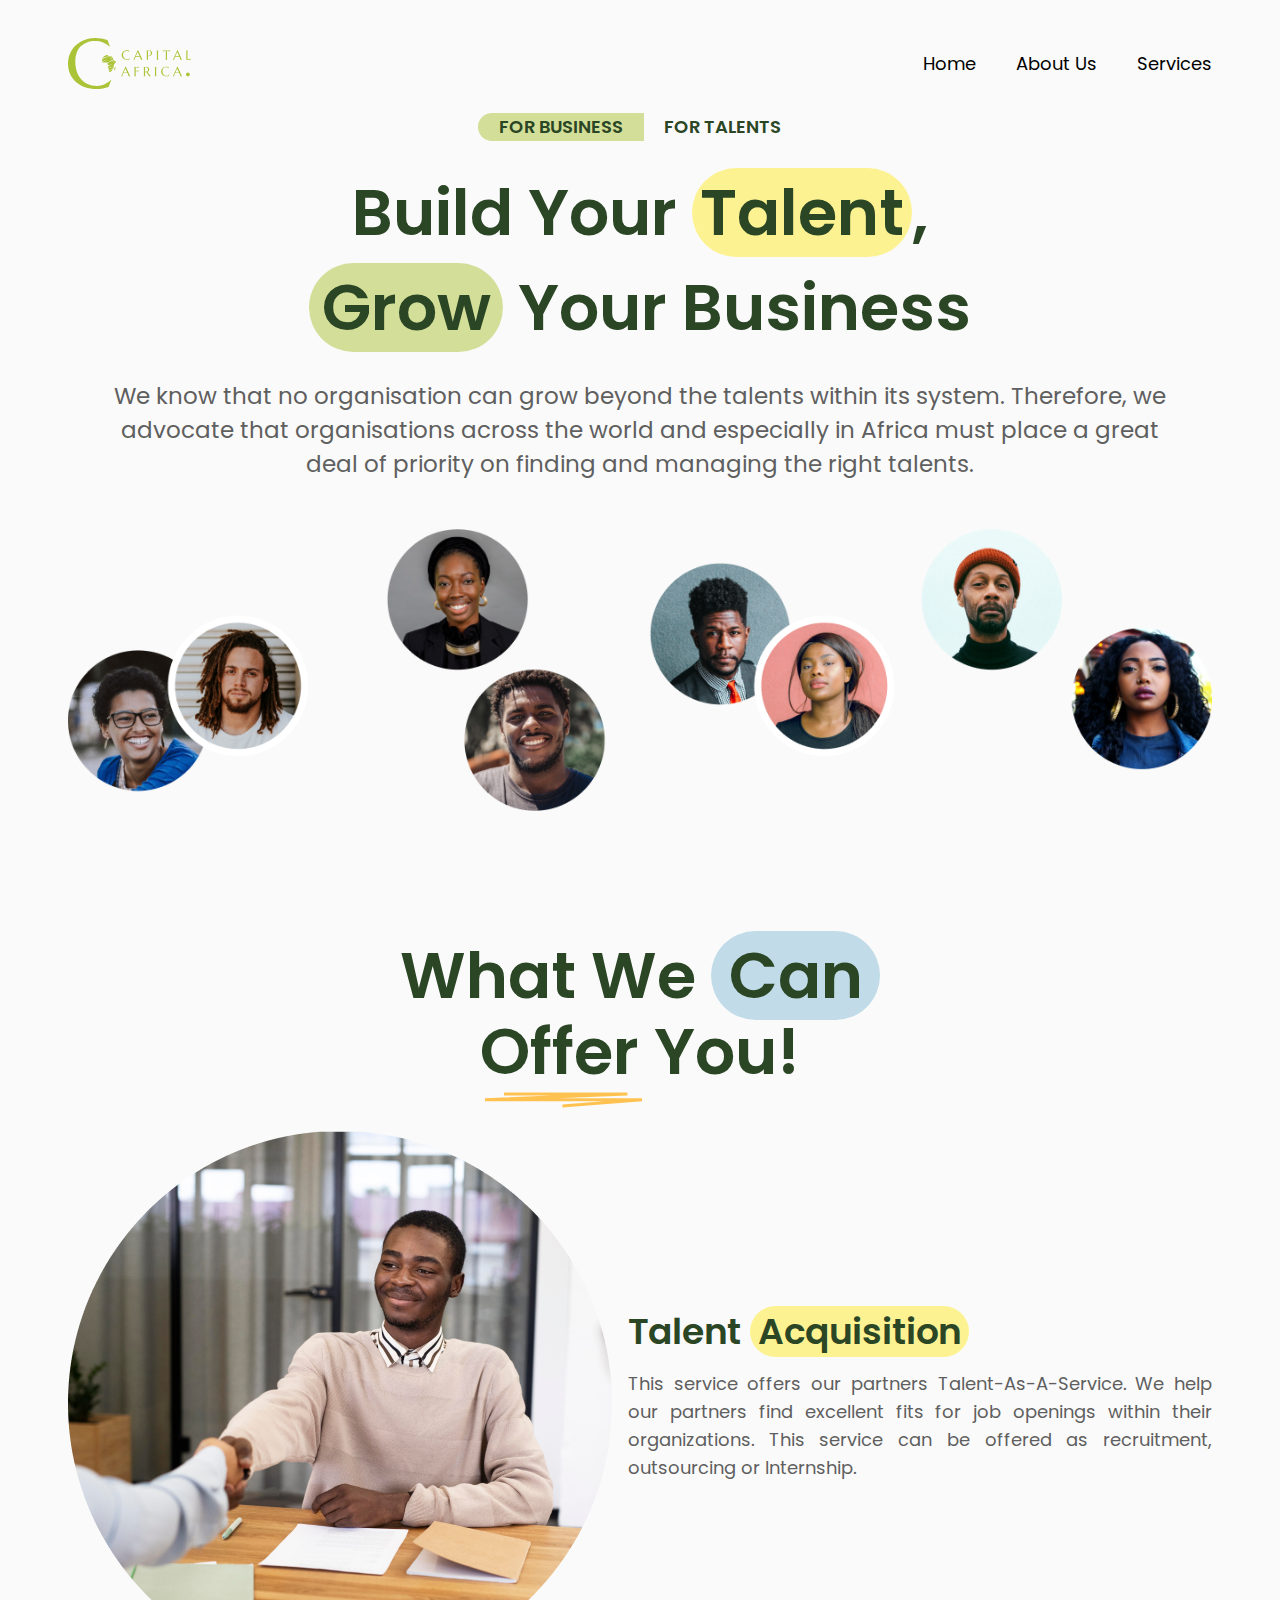
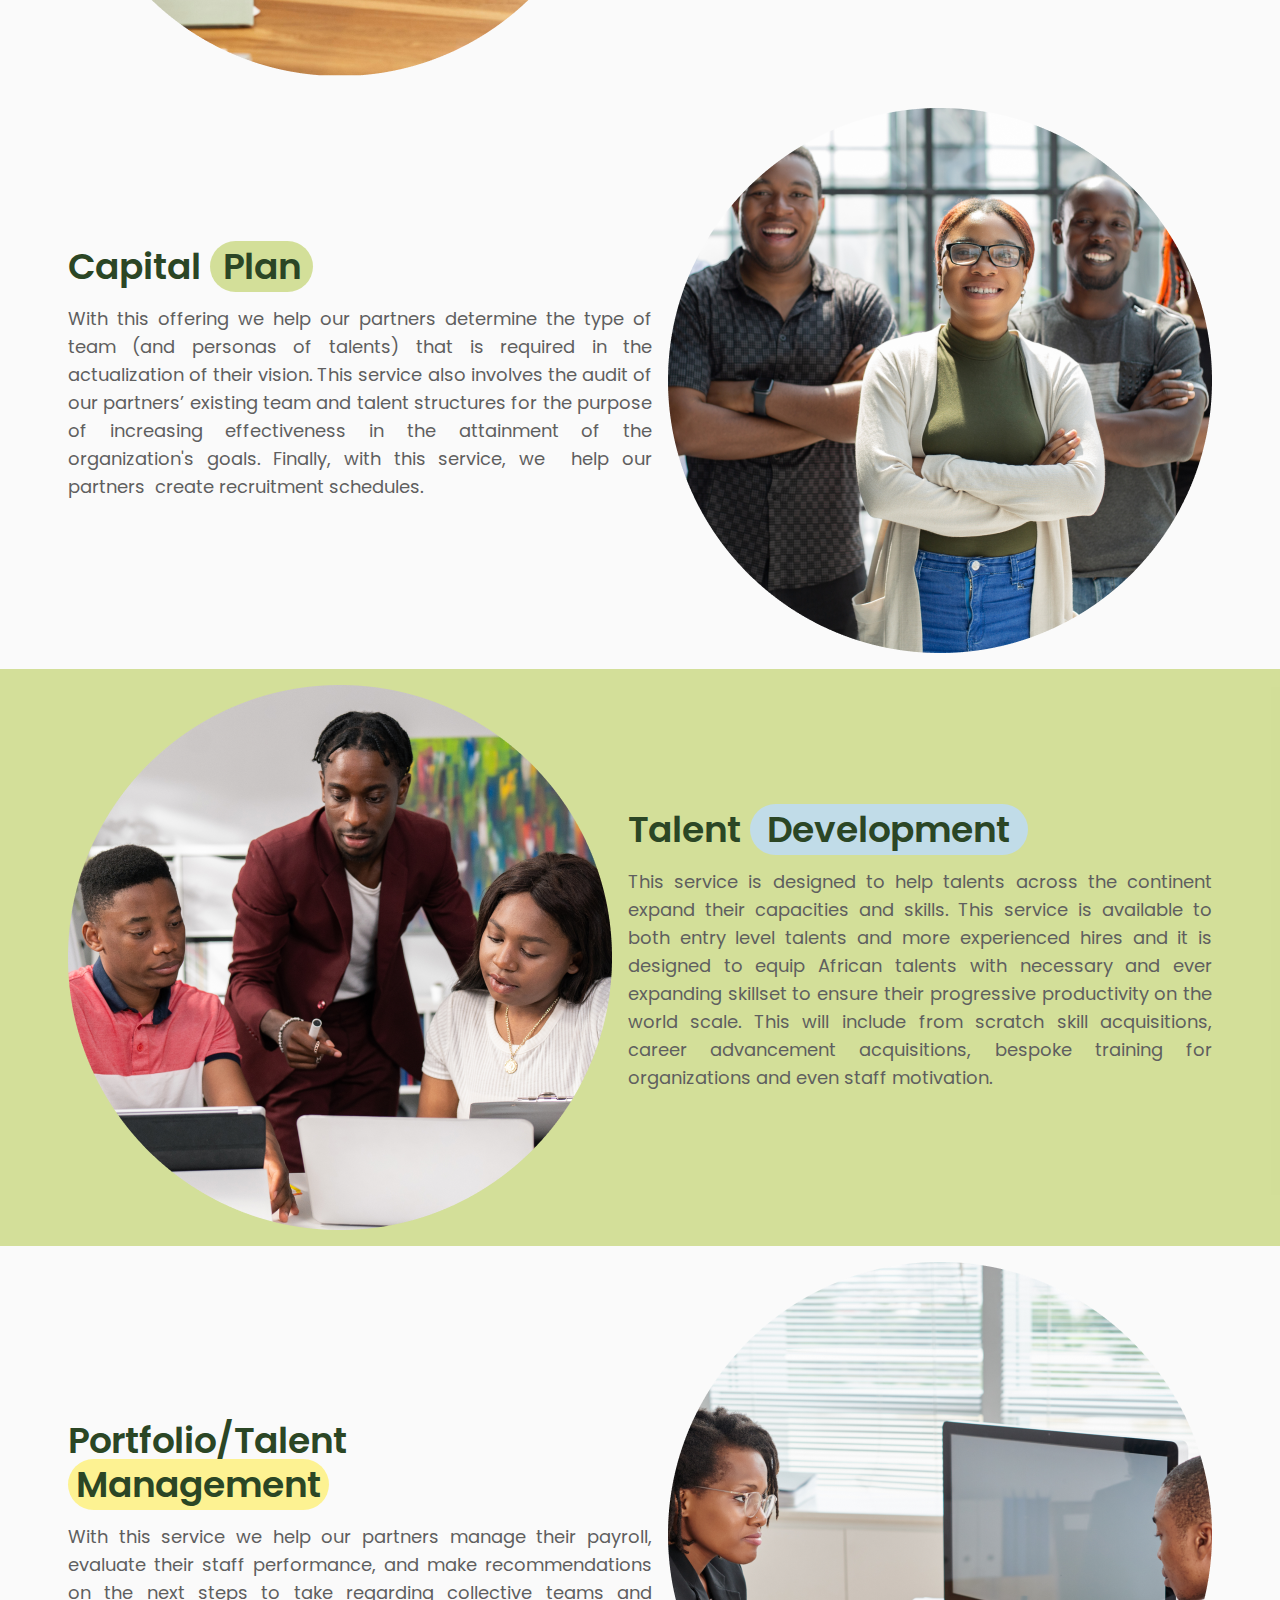
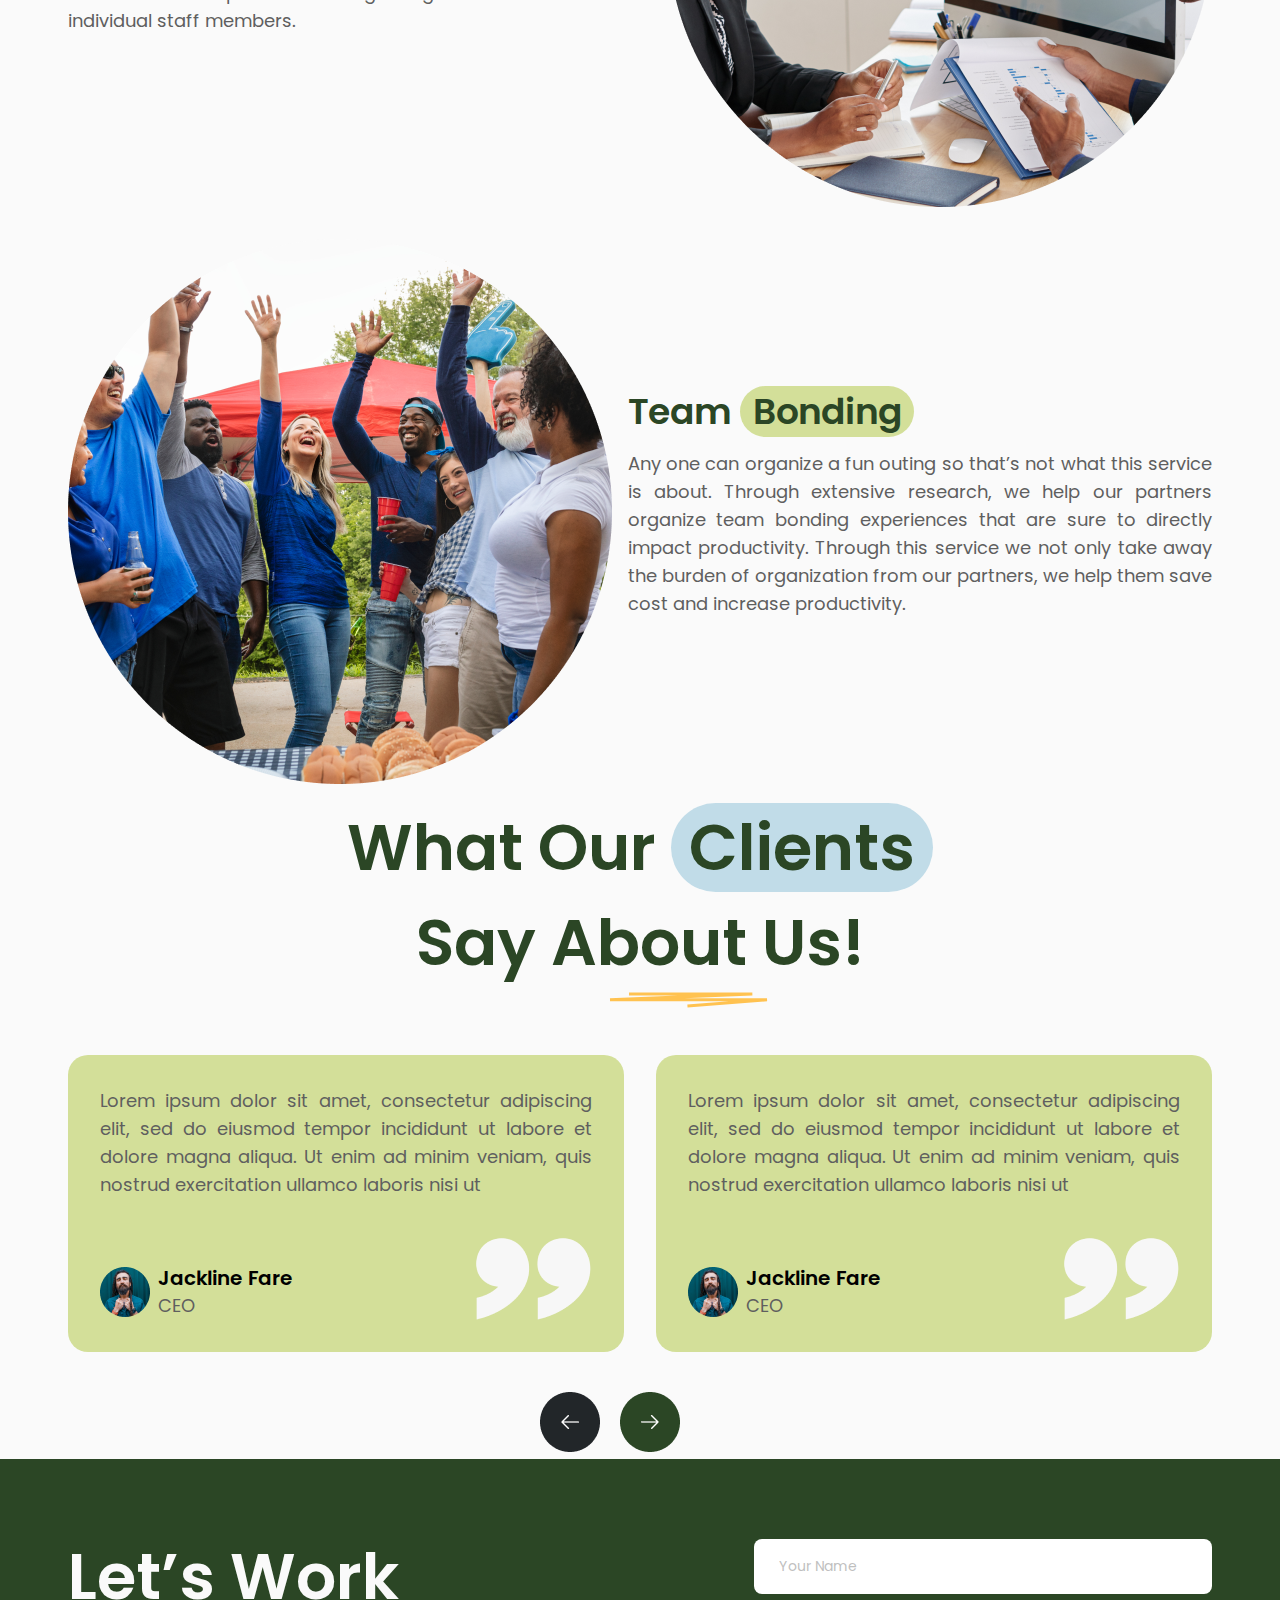
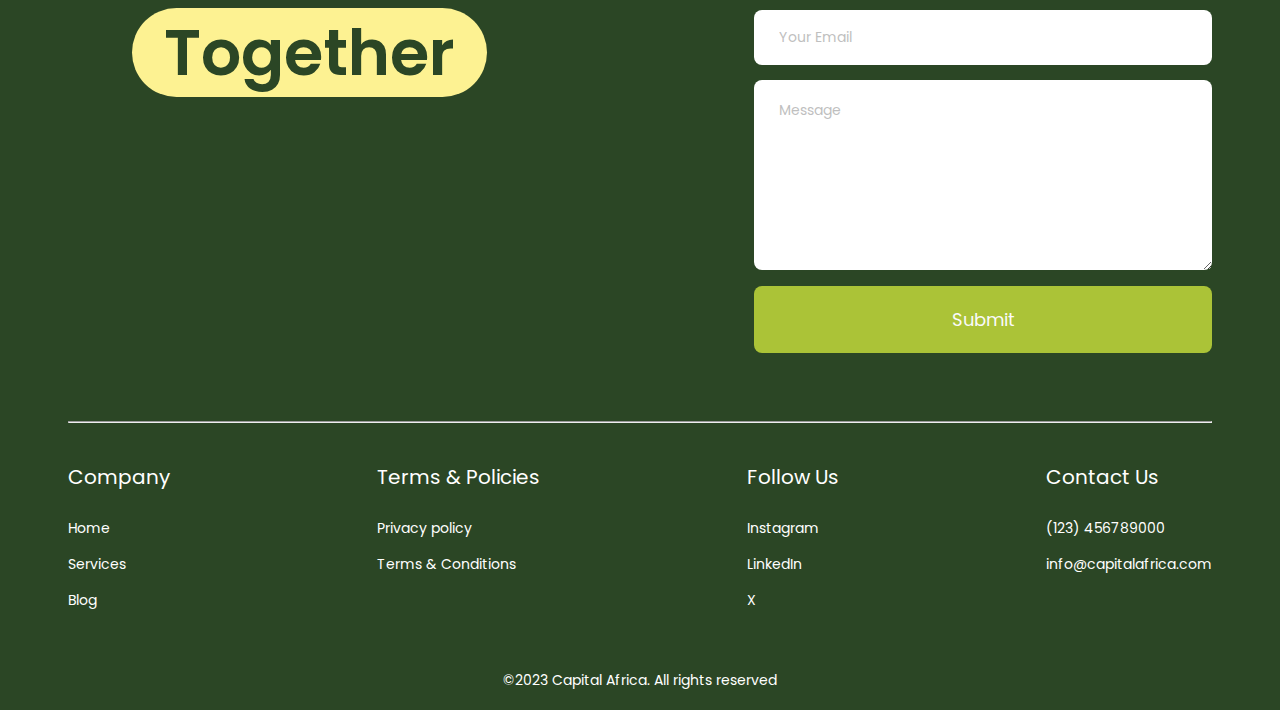
<file: index.html>
<!DOCTYPE html>
<html lang="en">
  <head>
    <meta charset="UTF-8" />
    <meta name="viewport" content="width=device-width, initial-scale=1.0" />
    <link rel="stylesheet" href="styles.css" />
    <link rel="preconnect" href="https://fonts.googleapis.com" />
    <link rel="preconnect" href="https://fonts.gstatic.com" crossorigin />
    <link
      href="https://fonts.googleapis.com/css2?family=Poppins:wght@300;400;500;600;700;800&display=swap"
      rel="stylesheet"
    />
    <title>Capital Africa</title>
  </head>
  <body>
    <section class="first-container">
      <div class="first-hold">
        <header>
          <img src="images/Logo.svg" alt="" />
          <nav>
            <a href="">Home</a>
            <a href="">About Us</a>
            <a href="">Services</a>
          </nav>
        </header>
        <div class="hero-select">
          <a href="" class="heroI">FOR BUSINESS</a>
          <a href="Talent.html" class="heroII">FOR TALENTS</a>
        </div>
        <div class="first-content">
          <h1>
            Build Your <span class="yellow-bcg">Talent</span>,
            <span class="green-bcg">Grow</span> Your Business
          </h1>
          <h4>
            We know that no organisation can grow beyond the talents within its
            system. Therefore, we advocate that organisations across the world
            and especially in Africa must place a great deal of priority on
            finding and managing the right talents.
          </h4>
          <div class="hero-images">
            <img src="images/hero-img.png" alt="" width="100%" />
          </div>
        </div>
      </div>
    </section>
    <!-- SECOND CONTAINER -->
    <section class="second-container">
      <div class="second-hold">
        <div class="second-header">
          <h1>What We <span class="light-bluc-bcg">Can</span> Offer You!</h1>
          <img src="images/header2under.svg" alt="" />
        </div>
        <div class="second-infos">
          <div class="second-flex">
            <img src="images/TA.png" alt="Talent Acquisition" max-width="80%" />
            <div class="paragraphs">
              <h2>Talent <span class="yellow-bcg">Acquisition</span></h2>
              <p>
                This service offers our partners Talent-As-A-Service. We help
                our partners find excellent fits for job openings within their
                organizations. This service can be offered as recruitment,
                outsourcing or Internship.
              </p>
            </div>
          </div>
          <div class="second-flex">
            <div class="paragraphs">
              <h2>Capital <span class="green-bcg">Plan</span></h2>
              <p>
                With this offering we help our partners determine the type of
                team (and personas of talents) that is required in the
                actualization of their vision. This service also involves the
                audit of our partners’ existing team and talent structures
                for the purpose of increasing effectiveness in the attainment of
                the organization's goals. Finally, with this service, we  help
                our partners  create recruitment schedules.
              </p>
            </div>
            <img src="images/CP.png" alt="Talent Acquisition" max-width="80%" />
          </div>
          <div class="bcg-extra">
            <div class="second-flex">
              <img
                src="images/TD.png"
                alt="Talent Acquisition"
                max-width="80%"
              />
              <div class="paragraphs">
                <h2>Talent <span class="light-bluc-bcg">Development</span></h2>
                <p>
                  This service is designed to help talents across the continent
                  expand their capacities and skills. This service is available
                  to both entry level talents and more experienced hires and it
                  is designed to equip African talents with necessary and ever
                  expanding skillset to ensure their progressive productivity on
                  the world scale. This will include from scratch skill
                  acquisitions, career advancement acquisitions, bespoke
                  training for organizations and even staff motivation.
                </p>
              </div>
            </div>
          </div>
          <div class="second-flex">
            <div class="paragraphs">
              <h2>
                Portfolio/Talent <br /><span class="yellow-bcg"
                  >Management</span
                >
              </h2>
              <p>
                With this service we help our partners manage their payroll,
                evaluate their staff performance, and make recommendations on
                the next steps to take regarding collective teams and individual
                staff members.
              </p>
            </div>
            <img
              src="images/PTM.png"
              alt="Talent Acquisition"
              max-width="80%"
            />
          </div>
          <div class="second-flex">
            <img src="images/TB.png" alt="Talent Acquisition" max-width="80%" />
            <div class="paragraphs">
              <h2>Team <span class="green-bcg">Bonding</span></h2>
              <p>
                Any one can organize a fun outing so that’s not what this
                service is about. Through extensive research, we help our
                partners organize team bonding experiences that are sure to
                directly impact productivity. Through this service we not only
                take away the burden of organization from our partners, we help
                them save cost and increase productivity.
              </p>
            </div>
          </div>
        </div>
      </div>
    </section>
    <div class="third-container">
      <div class="third-hold">
        <div class="second-header for-thirdd">
          <h1>
            What Our <span class="light-bluc-bcg">Clients</span> Say About Us!
          </h1>
          <img src="images/header2under.svg" alt="" />
        </div>

        <div class="for-clients">
          <div class="more-clients">
            <div class="clients">
              <div class="client-component">
                <p>
                  Lorem ipsum dolor sit amet, consectetur adipiscing elit, sed
                  do eiusmod tempor incididunt ut labore et dolore magna aliqua.
                  Ut enim ad minim veniam, quis nostrud exercitation ullamco
                  laboris nisi ut
                </p>
                <div class="client-info">
                  <div class="client-infos">
                    <img src="images/client-img.png" alt="" />
                    <div class="details">
                      <h5>Jackline Fare</h5>
                      <p>CEO</p>
                    </div>
                  </div>
                  <img src="images/inverted-comma.png" alt="" />
                </div>
              </div>
            </div>
            <div class="clients">
              <p>
                Lorem ipsum dolor sit amet, consectetur adipiscing elit, sed do
                eiusmod tempor incididunt ut labore et dolore magna aliqua. Ut
                enim ad minim veniam, quis nostrud exercitation ullamco laboris
                nisi ut
              </p>
              <div class="client-info">
                <div class="client-infos">
                  <img src="images/client-img.png" alt="" />
                  <div class="details">
                    <h5>Jackline Fare</h5>
                    <p>CEO</p>
                  </div>
                </div>
                <img src="images/inverted-comma.png" alt="" />
              </div>
            </div>
          </div>
        </div>
        <div class="navigator">
          <img src="images/left.png" alt="" />
          <img src="images/right.png" alt="" />
        </div>
      </div>
    </div>
  </body>
  <footer>
    <div class="footer-hold">
      <div class="for-sign-up">
        <div class="work-together">
          <h1>Let’s Work <br /><span class="yellow-bcg">Together</span></h1>
          <form action="">
            <input type="text" placeholder="Your Name" />
            <input type="text" placeholder="Your Email" />
            <textarea
              name=""
              placeholder="Message"
              id=""
              cols="30"
              rows="10"
            ></textarea>
            <button>Submit</button>
          </form>
        </div>
        <hr />
        <div class="extra-info">
          <div class="extra-infos">
            <h5>Company</h5>
            <div class="about">
              <p>Home</p>
              <p>Services</p>
              <p>Blog</p>
            </div>
          </div>
          <div class="extra-infos">
            <h5>Terms & Policies</h5>
            <div class="about">
              <p>Privacy policy</p>
              <p>Terms & Conditions</p>
            </div>
          </div>
          <div class="extra-infos">
            <h5>Follow Us</h5>
            <div class="about">
              <a href="">Instagram</a>
              <a href="">LinkedIn</a>
              <a href="">X</a>
            </div>
          </div>
          <div class="extra-infos">
            <h5>Contact Us</h5>
            <div class="about">
              <a href="">(123) 456789000</a>
              <a href="">info@capitalafrica.com</a>
            </div>
          </div>
        </div>
        <div class="closing">
          <p>©2023 Capital Africa. All rights reserved</p>
        </div>
      </div>
    </div>
  </footer>
</html>
</file>
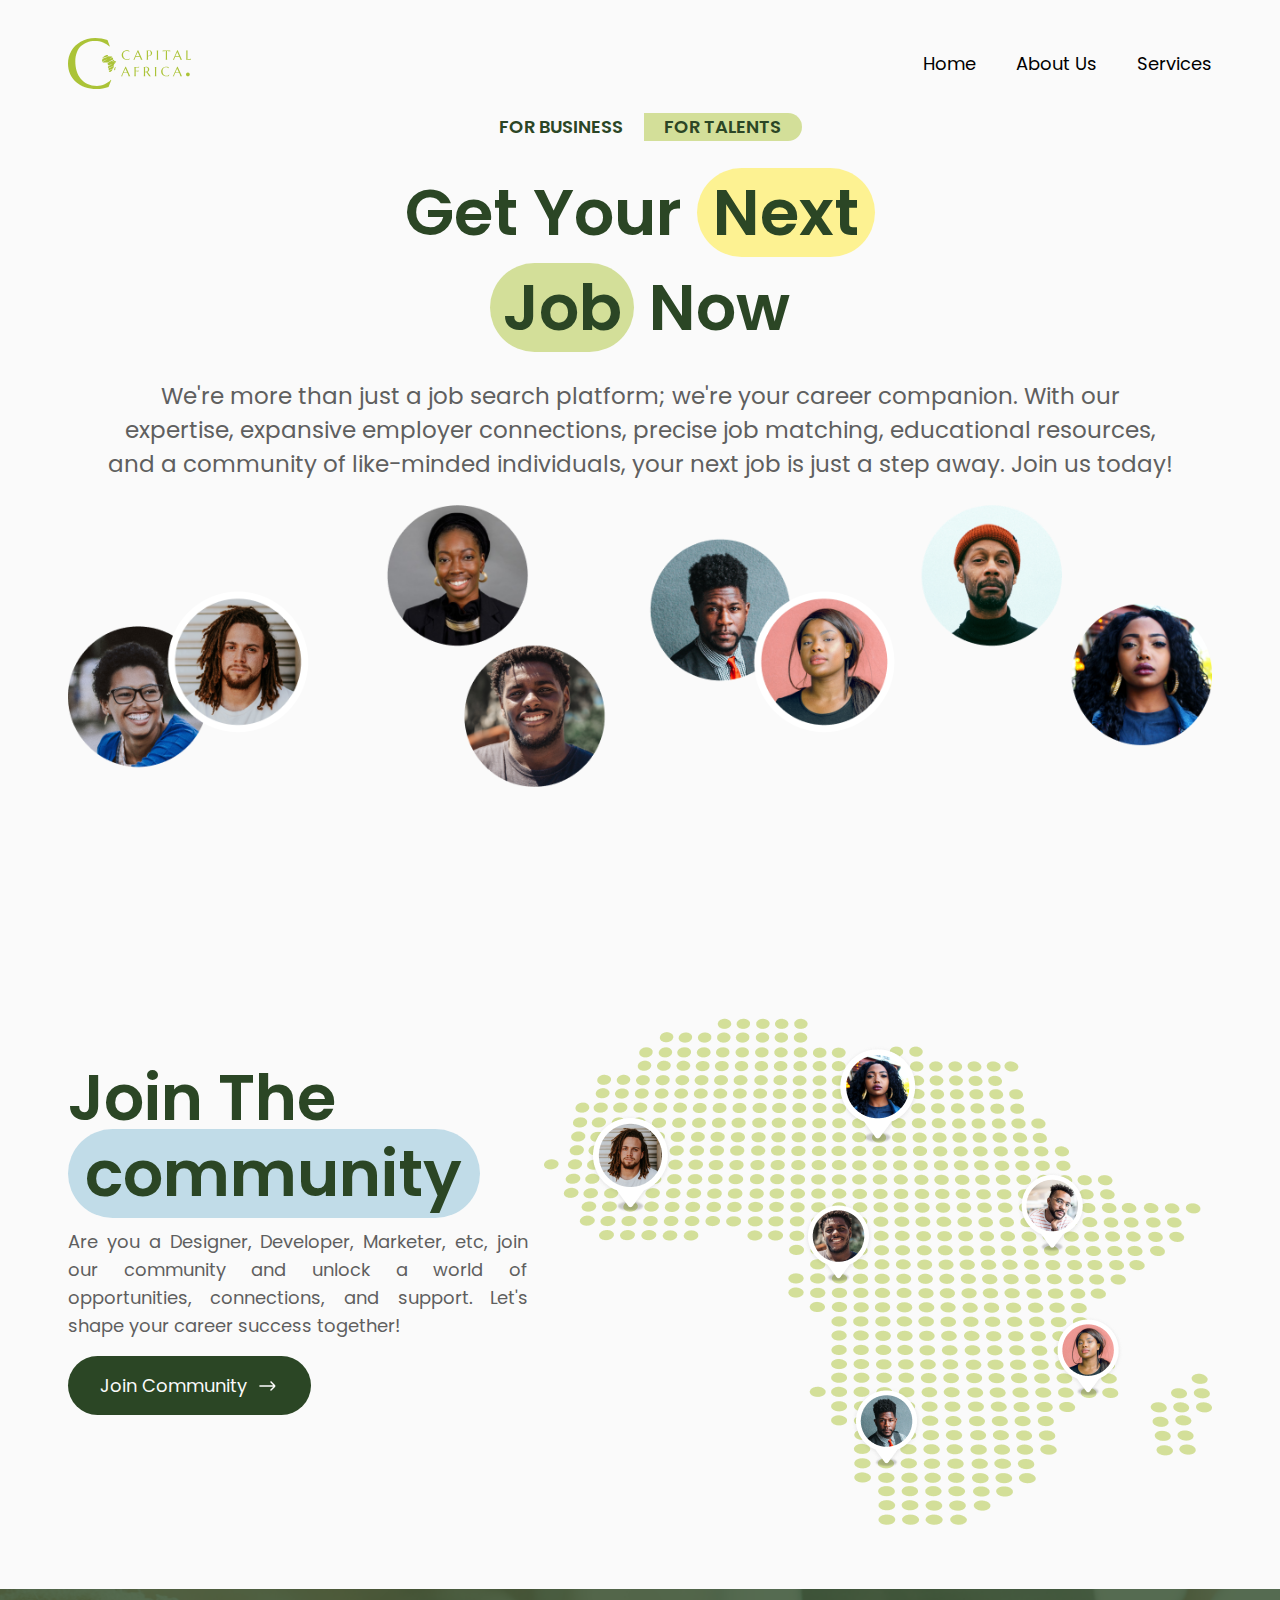
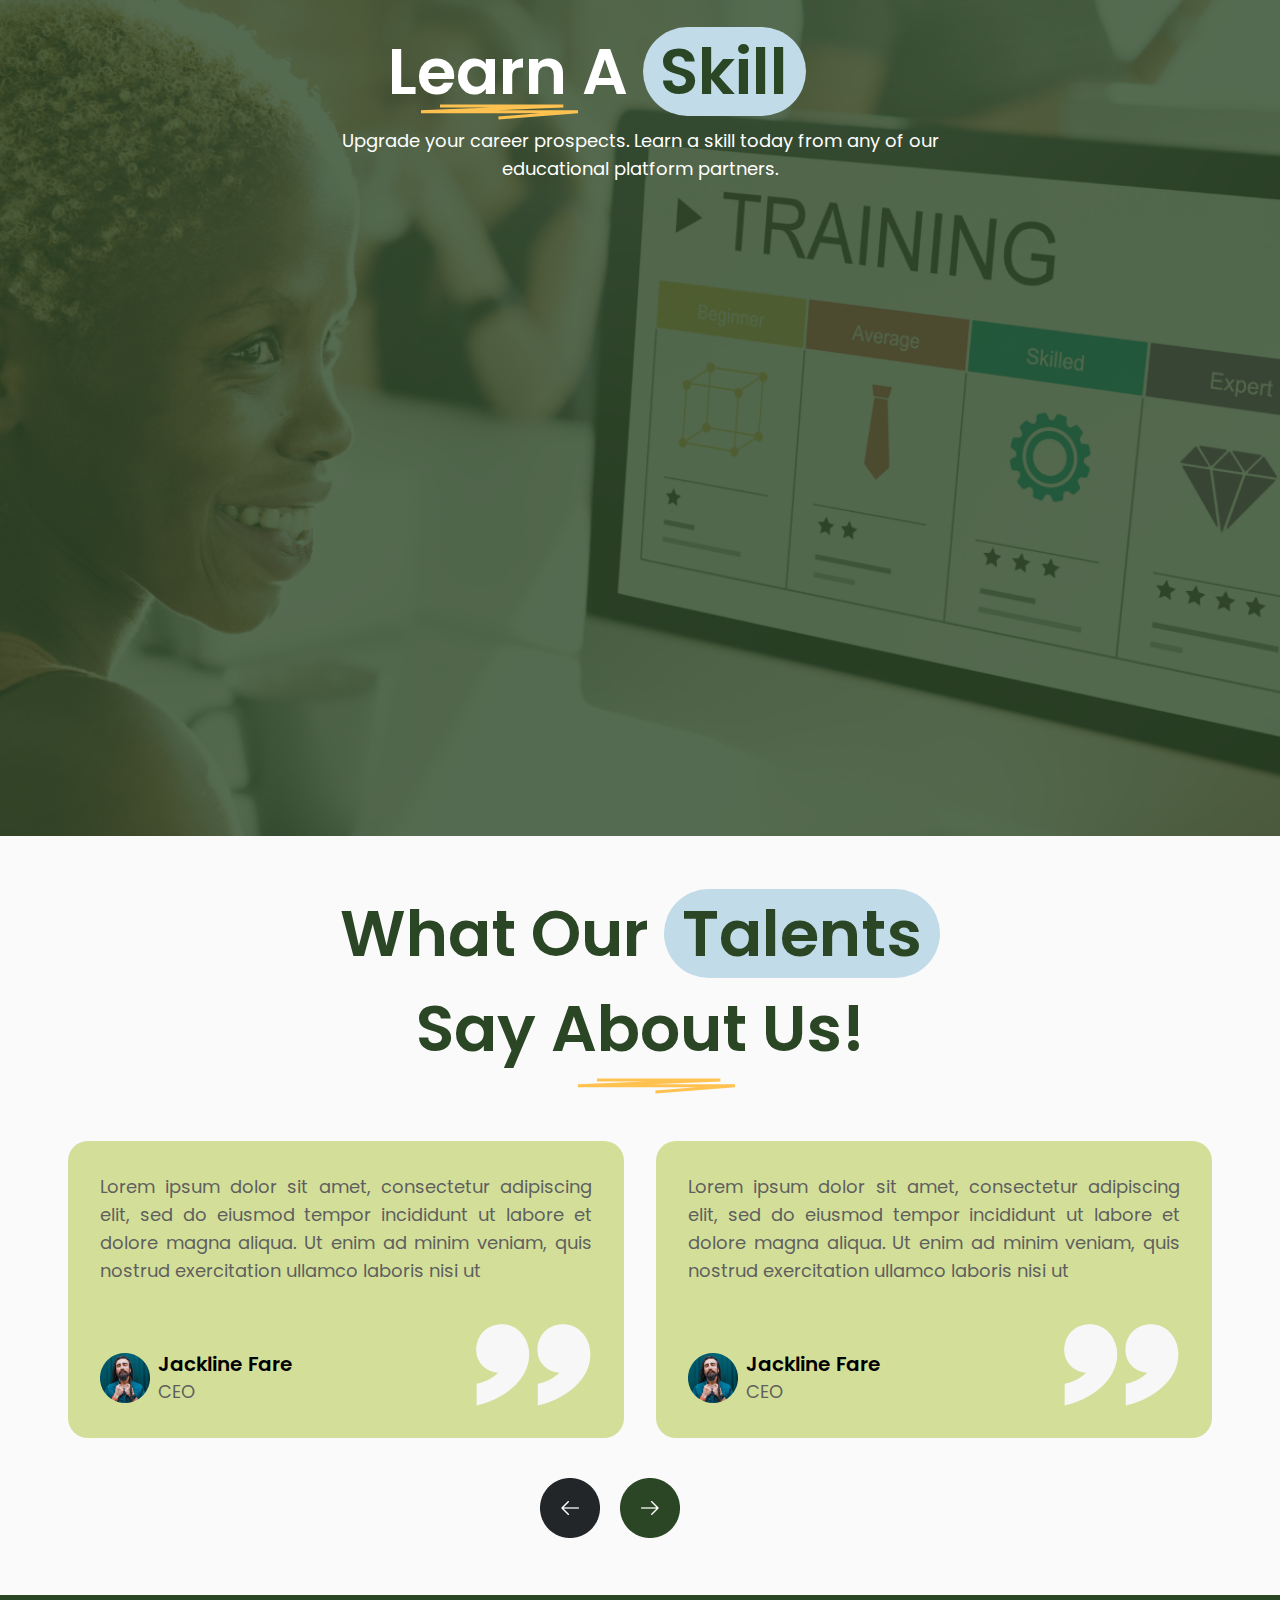
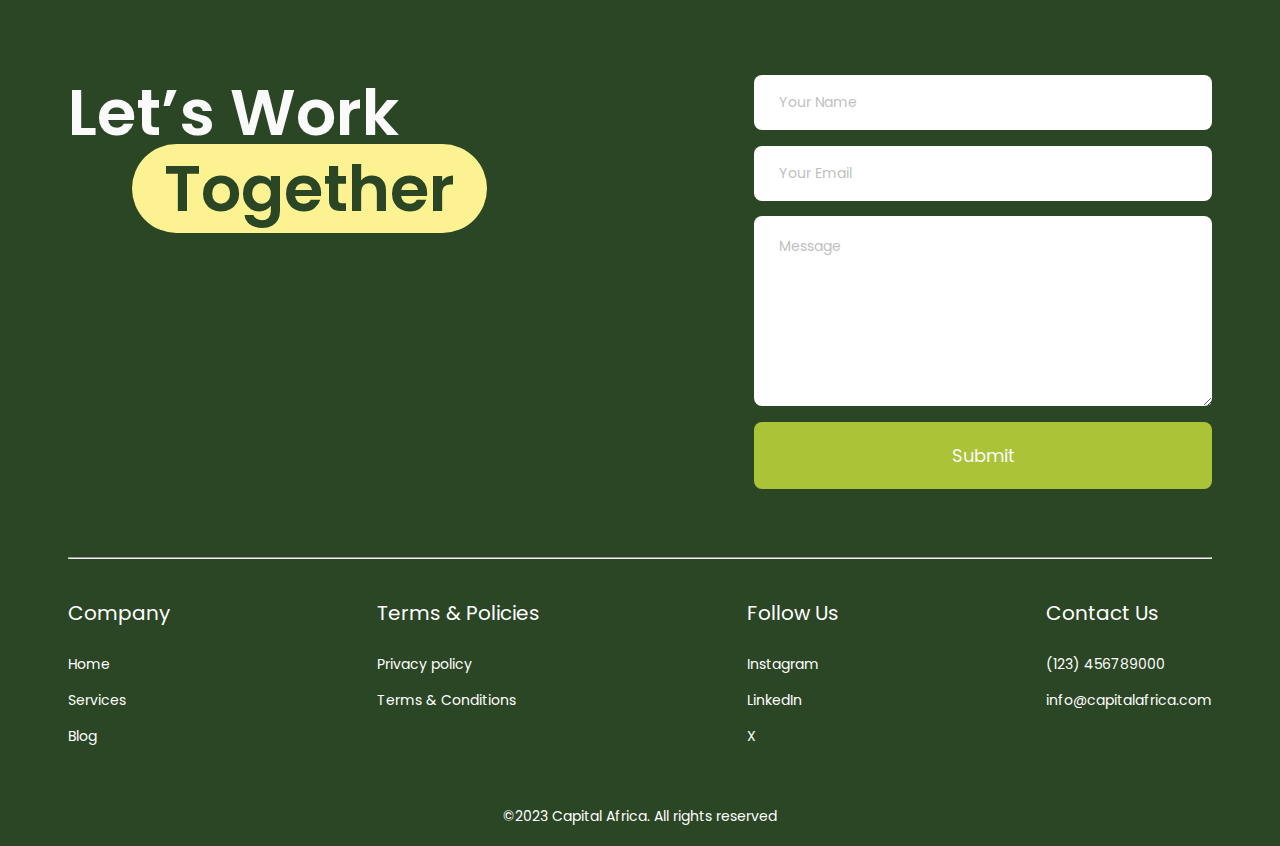
<file: Talent.html>
<!DOCTYPE html>
<html lang="en">
  <head>
    <meta charset="UTF-8" />
    <meta name="viewport" content="width=device-width, initial-scale=1.0" />
    <link rel="stylesheet" href="talent.css" />
    <link rel="preconnect" href="https://fonts.googleapis.com" />
    <link rel="preconnect" href="https://fonts.gstatic.com" crossorigin />
    <link
      href="https://fonts.googleapis.com/css2?family=Poppins:wght@300;400;500;600;700;800&display=swap"
      rel="stylesheet"
    />
    <title>Capital Africa</title>
  </head>
  <body>
    <section class="first-container">
      <div class="first-hold">
        <header>
          <img src="images/Logo.svg" alt="" />
          <nav>
            <a href="">Home</a>
            <a href="">About Us</a>
            <a href="">Services</a>
          </nav>
        </header>
        <div class="hero-select">
          <a href="index.html" class="heroI">FOR BUSINESS</a>
          <a href="#" class="heroII">FOR TALENTS</a>
        </div>
        <div class="first-content">
          <h1>
            Get Your <span class="yellow-bcg">Next</span>
            <span class="green-bcg">Job</span> Now
          </h1>
          <h4>
            We're more than just a job search platform; we're your career
            companion. With our expertise, expansive employer connections,
            precise job matching, educational resources, and a community of
            like-minded individuals, your next job is just a step away. Join us
            today!
          </h4>
          <div class="hero-images">
            <img src="images/hero-img.png" alt="" width="100%" />
          </div>
        </div>
      </div>
    </section>
    <!-- SECOND CONTAINER -->
    <section class="second-container">
      <div class="second-hold">
        <div class="second-infos">
          <div class="second-flex">
            <div class="paragraphs">
              <h1>Join The <span class="light-bluc-bcg">community</span></h1>
              <p>
                Are you a Designer, Developer, Marketer, etc, join our community
                and unlock a world of opportunities, connections, and support.
                Let's shape your career success together!
              </p>
              <button>Join Community <img src="images/arrow-right.png" alt=""></button>
            </div>
            <img
              src="./images/for-talent.png"
              alt="Talent Acquisition"
              max-width="80%"
            />
          </div>
        </div>
      </div>
    </section>
    <!-- FOR SKILLS -->
    <section class="for-skills-only">
      <div class="for-skills-only-hold">
        <div class="second-header">
          <h1>Learn A <span class="light-bluc-bcg">Skill</span></h1>
          <img src="images/header2under.svg" alt="" />
        </div>
        <p>
          Upgrade your career prospects. Learn a skill today from any of our
          educational platform partners. 
        </p>
      </div>
    </section>
    <div class="third-container">
      <div class="third-hold">
        <div class="second-header for-thirdd">
          <h1>
            What Our <span class="light-bluc-bcg">Talents</span> Say About Us!
          </h1>
          <img src="images/header2under.svg" alt="" />
        </div>

        <div class="for-clients">
          <div class="more-clients">
            <div class="clients">
              <div class="client-component">
                <p>
                  Lorem ipsum dolor sit amet, consectetur adipiscing elit, sed
                  do eiusmod tempor incididunt ut labore et dolore magna aliqua.
                  Ut enim ad minim veniam, quis nostrud exercitation ullamco
                  laboris nisi ut
                </p>
                <div class="client-info">
                  <div class="client-infos">
                    <img src="images/client-img.png" alt="" />
                    <div class="details">
                      <h5>Jackline Fare</h5>
                      <p>CEO</p>
                    </div>
                  </div>
                  <img src="images/inverted-comma.png" alt="" />
                </div>
              </div>
            </div>
            <div class="clients">
              <p>
                Lorem ipsum dolor sit amet, consectetur adipiscing elit, sed do
                eiusmod tempor incididunt ut labore et dolore magna aliqua. Ut
                enim ad minim veniam, quis nostrud exercitation ullamco laboris
                nisi ut
              </p>
              <div class="client-info">
                <div class="client-infos">
                  <img src="images/client-img.png" alt="" />
                  <div class="details">
                    <h5>Jackline Fare</h5>
                    <p>CEO</p>
                  </div>
                </div>
                <img src="images/inverted-comma.png" alt="" />
              </div>
            </div>
          </div>
        </div>
        <div class="navigator">
          <img src="images/left.png" alt="" />
          <img src="images/right.png" alt="" />
        </div>
      </div>
    </div>
  </body>
  <footer>
    <div class="footer-hold">
      <div class="for-sign-up">
        <div class="work-together">
          <h1>Let’s Work <br /><span class="yellow-bcg">Together</span></h1>
          <form action="">
            <input type="text" placeholder="Your Name" />
            <input type="text" placeholder="Your Email" />
            <textarea
              name=""
              placeholder="Message"
              id=""
              cols="30"
              rows="10"
            ></textarea>
            <button>Submit</button>
          </form>
        </div>
        <hr />
        <div class="extra-info">
          <div class="extra-infos">
            <h5>Company</h5>
            <div class="about">
              <p>Home</p>
              <p>Services</p>
              <p>Blog</p>
            </div>
          </div>
          <div class="extra-infos">
            <h5>Terms & Policies</h5>
            <div class="about">
              <p>Privacy policy</p>
              <p>Terms & Conditions</p>
            </div>
          </div>
          <div class="extra-infos">
            <h5>Follow Us</h5>
            <div class="about">
              <a href="">Instagram</a>
              <a href="">LinkedIn</a>
              <a href="">X</a>
            </div>
          </div>
          <div class="extra-infos">
            <h5>Contact Us</h5>
            <div class="about">
              <a href="">(123) 456789000</a>
              <a href="">info@capitalafrica.com</a>
            </div>
          </div>
        </div>
        <div class="closing">
          <p>©2023 Capital Africa. All rights reserved</p>
        </div>
      </div>
    </div>
  </footer>
</html>
</file>
<file: styles.css>
*{
    margin: 0;
    padding: 0;
}
html{
    font-family: Poppins;
    
}
body{
    font-family: Poppins;
    background-color: #FAFAFA;
}
h1{
    color: #2b4625;
    font-family: Poppins;
    font-weight: 600;
    /* line-height: 76px; */
    font-size: 4rem;
}
h2{
    color: #2b4625;
    font-family: Poppins;
    font-size: 36px;
    font-weight: 600;
    line-height: 44px;
}
p{
    color: #5F5F5F;
    text-align: justify;
    font-size: 18px;
    line-height: 28px;
    font-weight: 400;
}
h4{
    color: #5F5F5F;
    text-align: center;
    font-size: 23px;
    font-weight: 400;
}
h5{
    color: #000;
    font-family: Poppins;
    font-size: 20px;
    font-weight: 600;
    line-height: 28px;
}
a{
    text-decoration: none;
    color: #000;
    font-size: 18px;
    font-weight: 400;
}
/* FIRST CONTAINER */
.first-container{
    max-width: 1440px;
    margin: auto;
}
.first-hold{
    margin-inline: 5.3%;
}
header{
    display: flex;
    justify-content: space-between;
    align-items: center;
    margin-block: 1.5rem;
}
nav{
    display: flex;
    gap: 2.5rem;
}
.hero-select{
    display: flex;
    justify-content: center;
    /* gap: 2rem; */
}
.hero-select a{
    font-weight: 600;
    line-height: 28px;
    text-align: center;
    padding-inline: 1.3rem;
    color: #2b4625;
}
.hero-select .heroI{
   background: #D3DF99;
   border-radius: 100px 0px 0px 100px; 
}
.hero-select .heroII:hover{
    border-radius: 0px 100px 100px 0px;
    background: #D3DF99;
    transition: 0.7s;
}
.first-content h1{
    max-width: 670px;
    text-align: center;
    margin: auto;
    margin-block: 1.5rem;
}
.yellow-bcg{
    background: #fdf292;
    border-radius: 100px;
    padding-inline: .5rem;
}
.green-bcg{
    background: #D3DF99;
    border-radius: 100px;
    padding-inline: .8rem;
}
.first-content h4{
    max-width: 1069px;
    margin: auto;
}
.hero-images{
    margin: auto;
    width: 100%;
    margin-block: 3rem;
}
/* SECOND CONTAINER */
/* .second-container{
    
} */
/* .second-hold{
    margin-inline: 5.3%;
    margin-top: 4rem;
} */
.second-header{
    position: relative;
    max-width: 505px;
    margin: auto;
}
.second-container h1{
    text-align: center;
    line-height: 76px;
    
}
.light-bluc-bcg{
    border-radius: 100px;
    background: #C1DCE8;
    padding-inline: 1.1rem;
}
img[src*="header2under"]{
    /* position: absolute; */
    margin-left: 6rem;
}
.second-flex{
    display: flex;
    align-items: center;
    gap: 1rem;
    justify-content: space-between;
    padding-block: 1rem;
    max-width: 1440px;
    padding-inline: 5.3%;
    margin: auto;
    
}
.paragraphs{
    max-width: 620px;
}

.paragraphs p{
    margin-block: 1rem;
}
.bcg-extra{
    background: rgba(171, 195, 55, 0.50);
}
/* THIRD CONTAINER */
.third-container{
    max-width: 1440px;
    margin: auto;
}
.third-hold{
    margin-inline: 5.3%;
}
.for-thirdd{
    max-width: 620px;
    text-align: center;
}
.third-container > img[src*="header2under"]{
    /* position: absolute; */
    margin-left: 6rem;
}
.clients{
    border-radius: 20px;
    
    padding: 2rem;
    width: 584px;
    background: #D3DF99;
    
}

.client-info{
    margin-top: 38px;
    display: flex;
    justify-content: space-between;
    align-items: end;
}
.client-infos{
    display: flex;
    align-items: center;
    gap: 0.5rem;
}
.for-clients{
    margin-block: 40px;
    overflow: scroll;
}

.more-clients{
    display: flex;
    gap: 2rem;
}
.navigator{
    width: 200px;
    margin: auto;
}
.navigator img{
    margin-right: 1rem;
}
/* FOOTER */
.footer-hold{
    max-width: 1440px;
    margin: auto;
}
.for-sign-up{
    margin-inline: 5.3%;
}
.work-together{
    display: flex;
    justify-content: space-between;
}
.work-together h1{
    font-weight: 600;
    line-height: 76px;

    color: #FAFAFA;
}
.work-together .yellow-bcg{
    color: #2B4625;
    margin-left: 4rem;
    padding-inline: 2rem;
}
footer{
    padding-block: 80px 1rem;
    background: #2B4625;
}
form{
    width: 40%;
    /* width: 27.86rem; */
    display: flex;
    flex-direction: column;
    gap: 0.97rem;
}
input{
    padding: 1.25rem 1.56rem;
    border-radius: 8px;
    border: none;
}
textarea{
    border: none;
    padding: 1.25rem 1.56rem;
    border-radius: 8px;
}
textarea::placeholder{
    font-size: 0.875rem;
    font-family: Poppins;
    color: #BFBFBF;
}
input::placeholder{
    font-size: 0.875rem;
    font-family: Poppins;
    color: #BFBFBF;
}
button{
    padding-block: 20px;
    border-radius: 8px;
    font-size: 18px;
    font-weight: 400;
    background: #ABC337;
    font-family: Poppins;
    color: #FAFAFA;
    border: none;
    margin-bottom: 68px;
    cursor: pointer;
}
.extra-info{
    display: flex;
    justify-content: space-between;
    align-items: flex-start;
}
.extra-infos h5{
    font-size: 20px;
    font-weight: 400;
    line-height: 28px;
    margin-block: 40px 27px;
    color: #FFF;
}
.extra-infos p{
    font-size: 14px;
    line-height: 20px;
    font-weight: 400;
    font-family: Poppins;
    color: #FFF;
    margin-bottom: 1rem;
}
.extra-infos a{
    display: block;
    font-size: 14px;
    line-height: 20px;
    font-weight: 400;
    font-family: Poppins;
    color: #FFF;
    margin-bottom: 1rem;
}
.closing p{
    margin-top: 40px;
    text-align: center;
    font-size: 14px;
    color: #FFF;
    font-family: Poppins;
}
@media screen and (min-device-width: 1100px) and (max-device-width: 1440px) {
    .first-container{
        margin-top: 3%;
        height: 100vh;
    }
    .hero-select{
        margin-top: 2%;
    }
}
</file>
<file: talent.css>
*{
    margin: 0;
    padding: 0;
}
html{
    font-family: Poppins;
    
}
body{
    font-family: Poppins;
    background-color: #FAFAFA;
}
h1{
    color: #2b4625;
    font-family: Poppins;
    font-weight: 600;
    /* line-height: 76px; */
    font-size: 4rem;
}
h2{
    color: #2b4625;
    font-family: Poppins;
    font-size: 36px;
    font-weight: 600;
    line-height: 44px;
}
p{
    color: #5F5F5F;
    text-align: justify;
    font-size: 18px;
    line-height: 28px;
    font-weight: 400;
}
h4{
    color: #5F5F5F;
    text-align: center;
    font-size: 23px;
    font-weight: 400;
}
h5{
    color: #000;
    font-family: Poppins;
    font-size: 20px;
    font-weight: 600;
    line-height: 28px;
}
a{
    text-decoration: none;
    color: #000;
    font-size: 18px;
    font-weight: 400;
}
/* FIRST CONTAINER */
.first-container{
    max-width: 1440px;
    margin: auto;
}
.first-hold{
    margin-inline: 5.3%;
}
header{
    display: flex;
    justify-content: space-between;
    align-items: center;
    margin-block: 1.5rem;
}
nav{
    display: flex;
    gap: 2.5rem;
}
.hero-select{
    display: flex;
    justify-content: center;
    /* gap: 2rem; */
}
.hero-select a{
    font-weight: 600;
    line-height: 28px;
    text-align: center;
    padding-inline: 1.3rem;
    color: #2b4625;
}
.hero-select .heroII{
   background: #D3DF99;
   border-radius: 0px 100px 100px 0px;
}
.hero-select .heroI:hover{
    border-radius: 100px 0px 0px 100px;
    background: #D3DF99;
    transition: 0.7s;
}
.first-content h1{
    max-width: 500px;
    text-align: center;
    margin: auto;
    margin-block: 1.5rem;
}
.yellow-bcg{
    background: #fdf292;
    border-radius: 100px;
    padding-inline: 1rem;
}
.green-bcg{
    background: #D3DF99;
    border-radius: 100px;
    padding-inline: .8rem;
}
.first-content h4{
    max-width: 1069px;
    margin: auto;
}
.hero-images{
    margin: auto;
    width: 100%;
    margin-block: 1.5rem;
}
/* SECOND CONTAINER */
.second-container{
    max-width: 1440px;
    margin: auto;
}
.second-hold{
    margin-inline: 5.3%;
    margin-top: 4rem;
}
.second-header{
    position: relative;
    max-width: 505px;
    margin: auto;
}
.second-container h1{
    line-height: 76px;
    max-width: 505px; 
    
}
.light-bluc-bcg{
    border-radius: 100px;
    background: #C1DCE8;
    padding-inline: 1.1rem;
}
img[src*="header2under"]{
    /* position: absolute; */
    margin-left: 2rem;
}
.second-flex{
    display: flex;
    align-items: center;
    gap: 1rem;
    justify-content: space-between;
    padding-block: 1rem 4rem;
    max-width: 1440px;
    margin: auto;
    
}
.paragraphs button{
    display: flex;
    padding: 16px 32px;
    justify-content: center;
    align-items: center;
    gap: 0.5rem;
    background: #2B4625;
    border-radius: 100px;
}
.paragraphs{
    max-width: 544px;
}
.paragraphs p{
    margin-block: 1rem;
}
.bcg-extra{
    background: rgba(171, 195, 55, 0.50);
}
/* FOR SKILLS */
.for-skills-only{
    background-image: url(./images/learn-a-skill.png);
    background-repeat: no-repeat;
    background-size: cover;
    background-position: center;
    padding-block: 53px;
}
.for-skills-only h1{
    color: #FFF;
    line-height: 60px;
}
.for-skills-only .light-bluc-bcg{
    color: #2B4625;
}
.for-skills-only p{
    color: #FFF;
    text-align: center;
    font-family: Poppins;
    font-size: 18px;
    font-weight: 400;
    line-height: 28px;

    max-width: 696px;
    margin: auto;
    padding-bottom: 600px;
}

/* THIRD CONTAINER */
.third-container{
    max-width: 1440px;
    margin: auto;
}
.third-hold{
    padding-block: 50px;
    margin-inline: 5.3%;
}
.for-thirdd{
    max-width: 620px;
    text-align: center;
}
.third-container > img[src*="header2under"]{
    margin-left: 6rem;
}
.clients{
    border-radius: 20px;
    
    padding: 2rem;
    width: 584px;
    background: #D3DF99;
    
}

.client-info{
    margin-top: 38px;
    display: flex;
    justify-content: space-between;
    align-items: end;
}
.client-infos{
    display: flex;
    align-items: center;
    gap: 0.5rem;
}
.for-clients{
    margin-block: 40px;
    overflow: scroll;
}

.more-clients{
    display: flex;
    gap: 2rem;
}
.navigator{
    width: 200px;
    margin: auto;
}
.navigator img{
    margin-right: 1rem;
}
/* FOOTER */
.footer-hold{
    max-width: 1440px;
    margin: auto;
}
.for-sign-up{
    margin-inline: 5.3%;
}
.work-together{
    display: flex;
    justify-content: space-between;
}
.work-together h1{
    font-weight: 600;
    line-height: 76px;

    color: #FAFAFA;
}
.work-together .yellow-bcg{
    color: #2B4625;
    margin-left: 4rem;
    padding-inline: 2rem;
}
footer{
    padding-block: 80px 1rem;
    background: #2B4625;
}
form{
    width: 40%;
    /* width: 27.86rem; */
    display: flex;
    flex-direction: column;
    gap: 0.97rem;
}
input{
    padding: 1.25rem 1.56rem;
    border-radius: 8px;
    border: none;
}
textarea{
    border: none;
    padding: 1.25rem 1.56rem;
    border-radius: 8px;
}
textarea::placeholder{
    font-size: 0.875rem;
    font-family: Poppins;
    color: #BFBFBF;
}
input::placeholder{
    font-size: 0.875rem;
    font-family: Poppins;
    color: #BFBFBF;
}
button{
    padding-block: 20px;
    border-radius: 8px;
    font-size: 18px;
    font-weight: 400;
    background: #ABC337;
    font-family: Poppins;
    color: #FAFAFA;
    border: none;
    margin-bottom: 68px;
    cursor: pointer;
}
.extra-info{
    display: flex;
    justify-content: space-between;
    align-items: flex-start;
}
.extra-infos h5{
    font-size: 20px;
    font-weight: 400;
    line-height: 28px;
    margin-block: 40px 27px;
    color: #FFF;
}
.extra-infos p{
    font-size: 14px;
    line-height: 20px;
    font-weight: 400;
    font-family: Poppins;
    color: #FFF;
    margin-bottom: 1rem;
}
.extra-infos a{
    display: block;
    font-size: 14px;
    line-height: 20px;
    font-weight: 400;
    font-family: Poppins;
    color: #FFF;
    margin-bottom: 1rem;
}
.closing p{
    margin-top: 40px;
    text-align: center;
    font-size: 14px;
    color: #FFF;
    font-family: Poppins;
}
@media screen and (min-device-width: 1100px) and (max-device-width: 1440px) {
    .first-container{
        margin-top: 3%;
        height: 100vh;
    }
    .hero-select{
        margin-top: 2%;
    }
}
</file>
